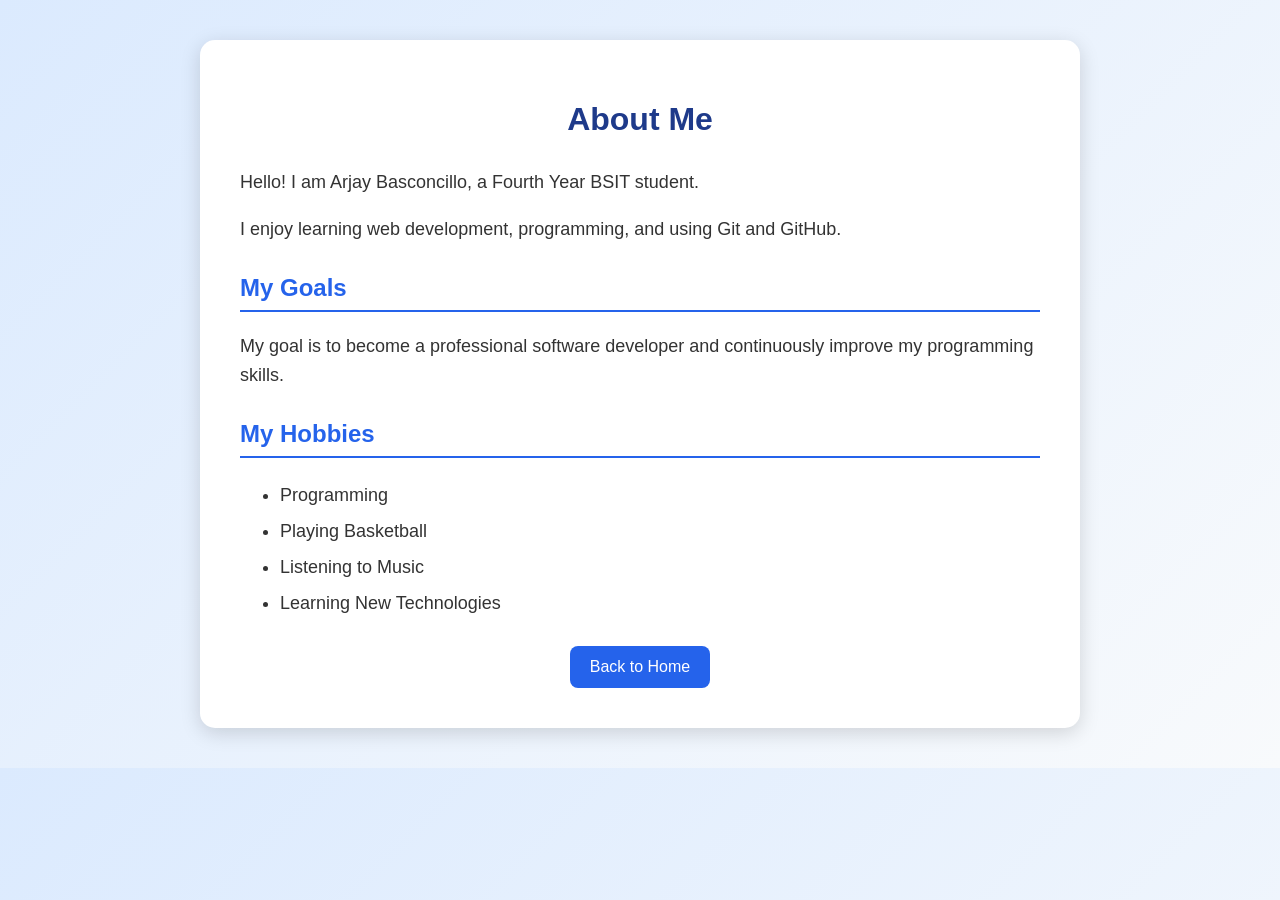
<file: about.html>
<!DOCTYPE html>
<html lang="en">
<head>
    <meta charset="UTF-8">
    <meta name="viewport" content="width=device-width, initial-scale=1.0">
    <title>About Me</title>

    <link rel="stylesheet" href="style.css">
</head>

<body>

    <div class="container">

        <h1>About Me</h1>

        <p>Hello! I am Arjay Basconcillo, a Fourth Year BSIT student.</p>

        <p>I enjoy learning web development, programming, and using Git and GitHub.</p>

        <h2>My Goals</h2>

        <p>My goal is to become a professional software developer and continuously improve my programming skills.</p>

        <h2>My Hobbies</h2>

        <ul>
            <li>Programming</li>
            <li>Playing Basketball</li>
            <li>Listening to Music</li>
            <li>Learning New Technologies</li>
        </ul>

        <a href="index.html" class="back-button">Back to Home</a>

    </div>

</body>
</html>
</file>
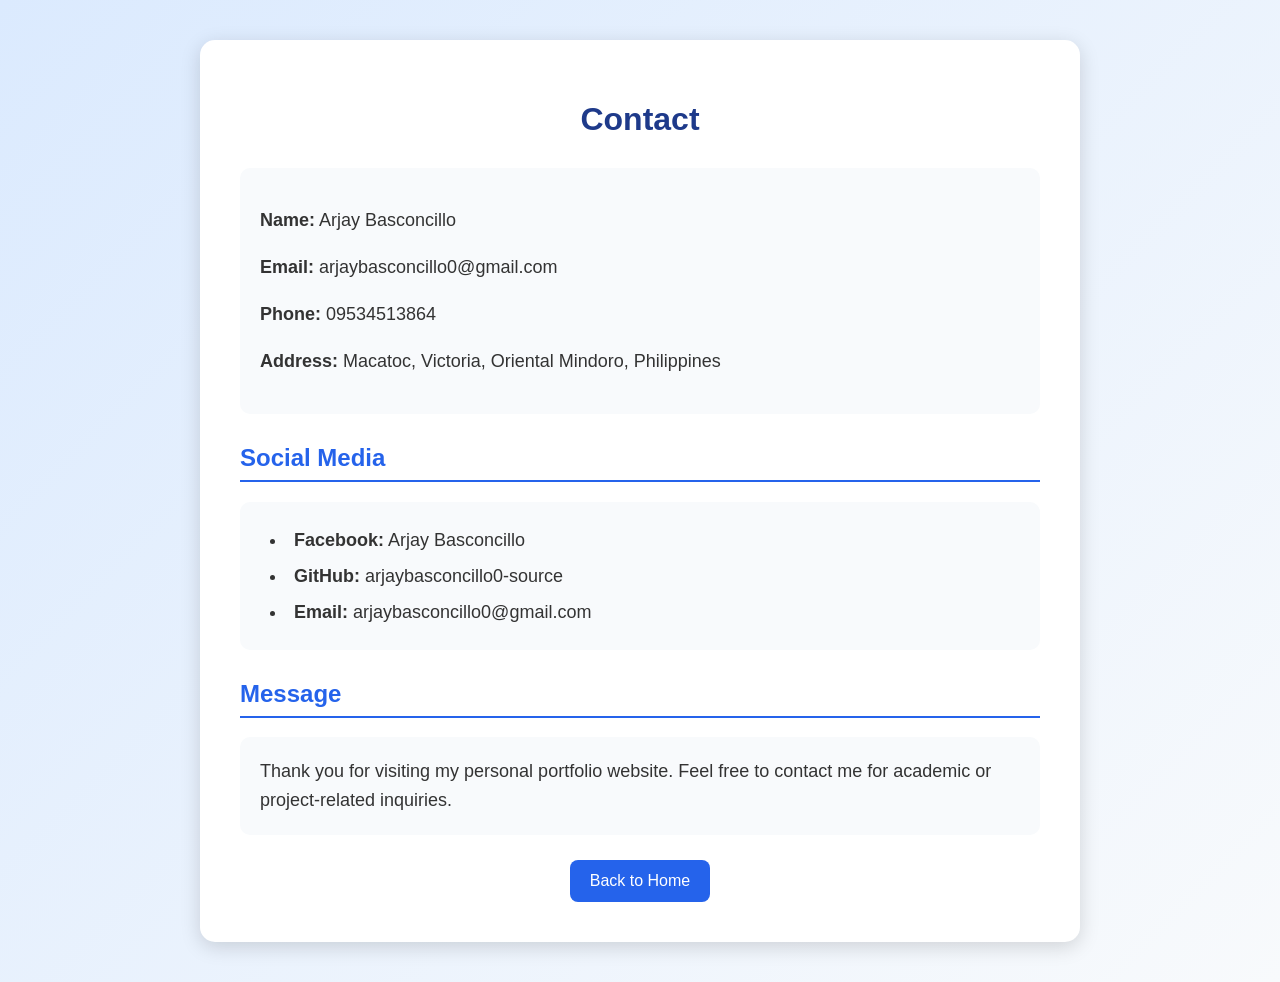
<file: contact.html>
<!DOCTYPE html>
<html lang="en">
<head>
    <meta charset="UTF-8">
    <meta name="viewport" content="width=device-width, initial-scale=1.0">
    <title>Contact</title>

    <link rel="stylesheet" href="style.css">
</head>

<body>

    <div class="container">

        <h1>Contact</h1>

        <div class="contact-info">
            <p><strong>Name:</strong> Arjay Basconcillo</p>
            <p><strong>Email:</strong> arjaybasconcillo0@gmail.com</p>
            <p><strong>Phone:</strong> 09534513864</p>
            <p><strong>Address:</strong> Macatoc, Victoria, Oriental Mindoro, Philippines</p>
        </div>

        <h2>Social Media</h2>

        <ul class="contact-list">
            <li><strong>Facebook:</strong> Arjay Basconcillo</li>
            <li><strong>GitHub:</strong> arjaybasconcillo0-source</li>
            <li><strong>Email:</strong> arjaybasconcillo0@gmail.com</li>
        </ul>

        <h2>Message</h2>

        <p class="message">
            Thank you for visiting my personal portfolio website.
            Feel free to contact me for academic or project-related inquiries.
        </p>

        <a href="index.html" class="back-button">Back to Home</a>

    </div>

</body>
</html>
</file>
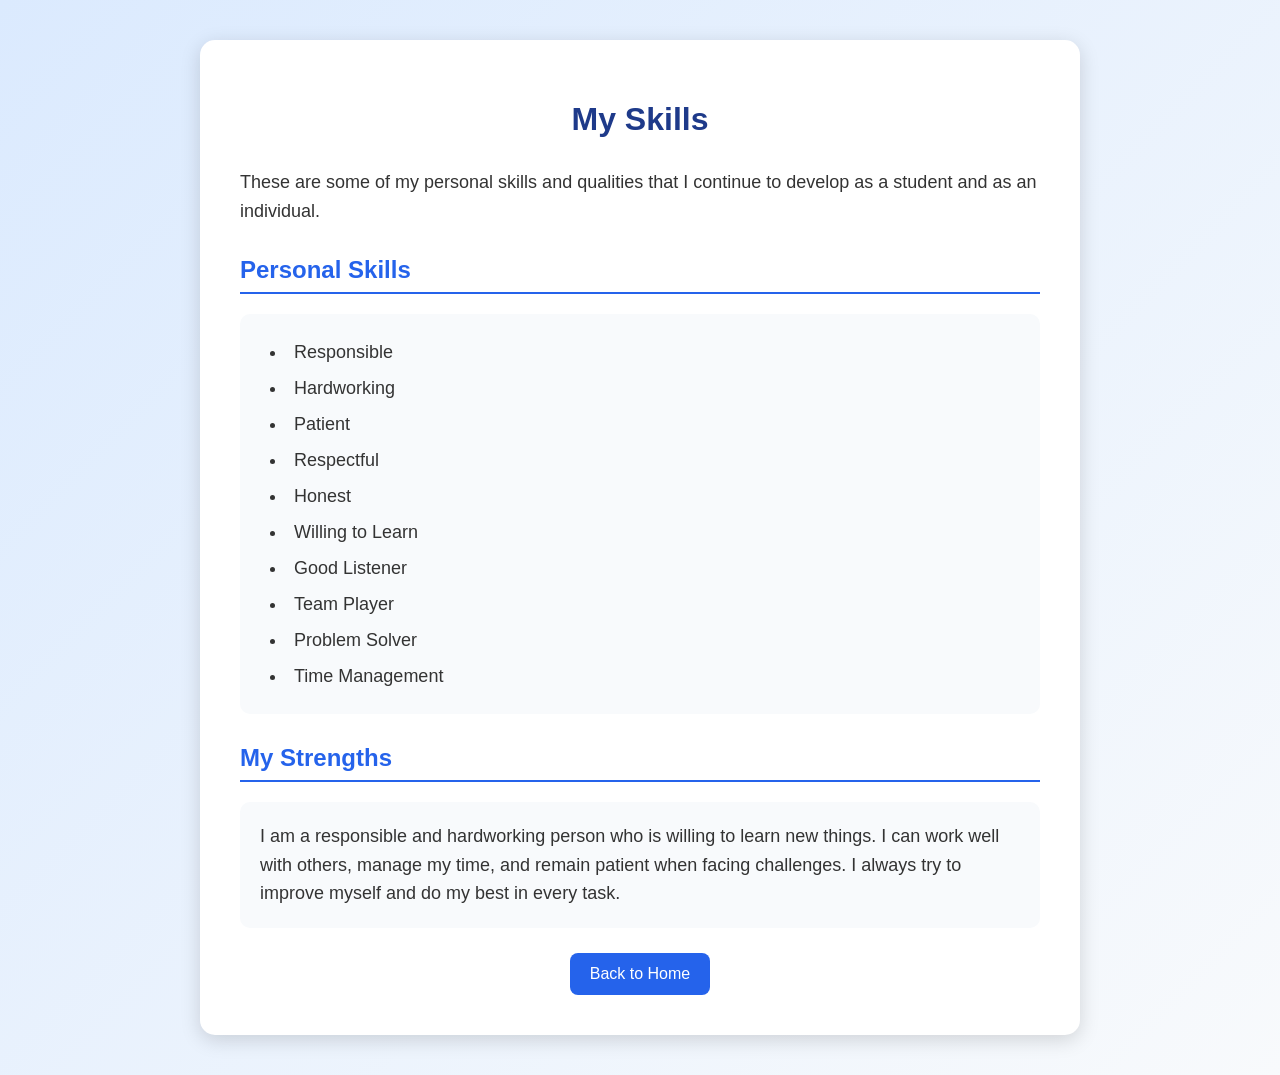
<file: skills.html>
<!DOCTYPE html>
<html lang="en">
<head>
    <meta charset="UTF-8">
    <meta name="viewport" content="width=device-width, initial-scale=1.0">

    <title>My Skills</title>

    <link rel="stylesheet" href="style.css">
</head>

<body>

    <div class="container">

        <h1>My Skills</h1>

        <p>
            These are some of my personal skills and qualities that I
            continue to develop as a student and as an individual.
        </p>

        <h2>Personal Skills</h2>

        <ul class="contact-list">
            <li>Responsible</li>
            <li>Hardworking</li>
            <li>Patient</li>
            <li>Respectful</li>
            <li>Honest</li>
            <li>Willing to Learn</li>
            <li>Good Listener</li>
            <li>Team Player</li>
            <li>Problem Solver</li>
            <li>Time Management</li>
        </ul>

        <h2>My Strengths</h2>

        <p class="message">
            I am a responsible and hardworking person who is willing to
            learn new things. I can work well with others, manage my time,
            and remain patient when facing challenges. I always try to
            improve myself and do my best in every task.
        </p>

        <a href="index.html" class="back-button">Back to Home</a>

    </div>

</body>
</html>
</file>
<file: style.css>
body {
    font-family: Arial, sans-serif;
    background: linear-gradient(135deg, #dbeafe, #f8fafc);
    margin: 0;
    padding: 40px 20px;
    color: #333;
}

.container {
    max-width: 800px;
    margin: 0 auto;
    background-color: white;
    padding: 40px;
    border-radius: 15px;
    box-shadow: 0 5px 20px rgba(0, 0, 0, 0.15);
}

h1 {
    text-align: center;
    color: #1e3a8a;
    margin-bottom: 30px;
}

h2 {
    color: #2563eb;
    border-bottom: 2px solid #2563eb;
    padding-bottom: 8px;
    margin-top: 30px;
    text-align: left;
}

p {
    font-size: 18px;
    line-height: 1.6;
    text-align: left;
}

/* Navigation - naka-center */
nav {
    display: flex;
    justify-content: center;
    align-items: center;
    gap: 15px;
    padding: 20px 0;
}

/* Home - normal link */
nav .home-link {
    background-color: transparent;
    color: #2563eb;
    padding: 0;
    text-decoration: none;
    font-size: 18px;
}

nav .home-link:hover {
    color: #1e40af;
    text-decoration: underline;
}

/* About Me, Skills, Contact - buttons */
nav .nav-button {
    background-color: #2563eb;
    color: white;
    padding: 12px 20px;
    border-radius: 8px;
    text-decoration: none;
    font-size: 18px;
}

nav .nav-button:hover {
    background-color: #1e40af;
}

/* Welcome text sa Home - naka-center */
.welcome-text {
    text-align: center;
    margin-top: 30px;
}

/* Lists */
ul {
    font-size: 18px;
    line-height: 2;
    text-align: left;
}

/* Contact Information - naka-left */
.contact-info {
    text-align: left;
    background-color: #f8fafc;
    padding: 20px;
    border-radius: 10px;
    margin: 20px 0;
}

/* Skills at Social Media List - naka-left */
.contact-list {
    text-align: left;
    list-style-position: inside;
    background-color: #f8fafc;
    padding: 20px 30px;
    border-radius: 10px;
    line-height: 2;
    font-size: 18px;
}

/* Message - naka-left */
.message {
    text-align: left;
    background-color: #f8fafc;
    padding: 20px;
    border-radius: 10px;
    line-height: 1.6;
}

/* Back to Home button */
.back-button {
    display: block;
    width: fit-content;
    margin: 25px auto 0;
    padding: 12px 20px;
    background-color: #2563eb;
    color: white;
    text-decoration: none;
    border-radius: 8px;
}

.back-button:hover {
    background-color: #1e40af;
}
</file>
